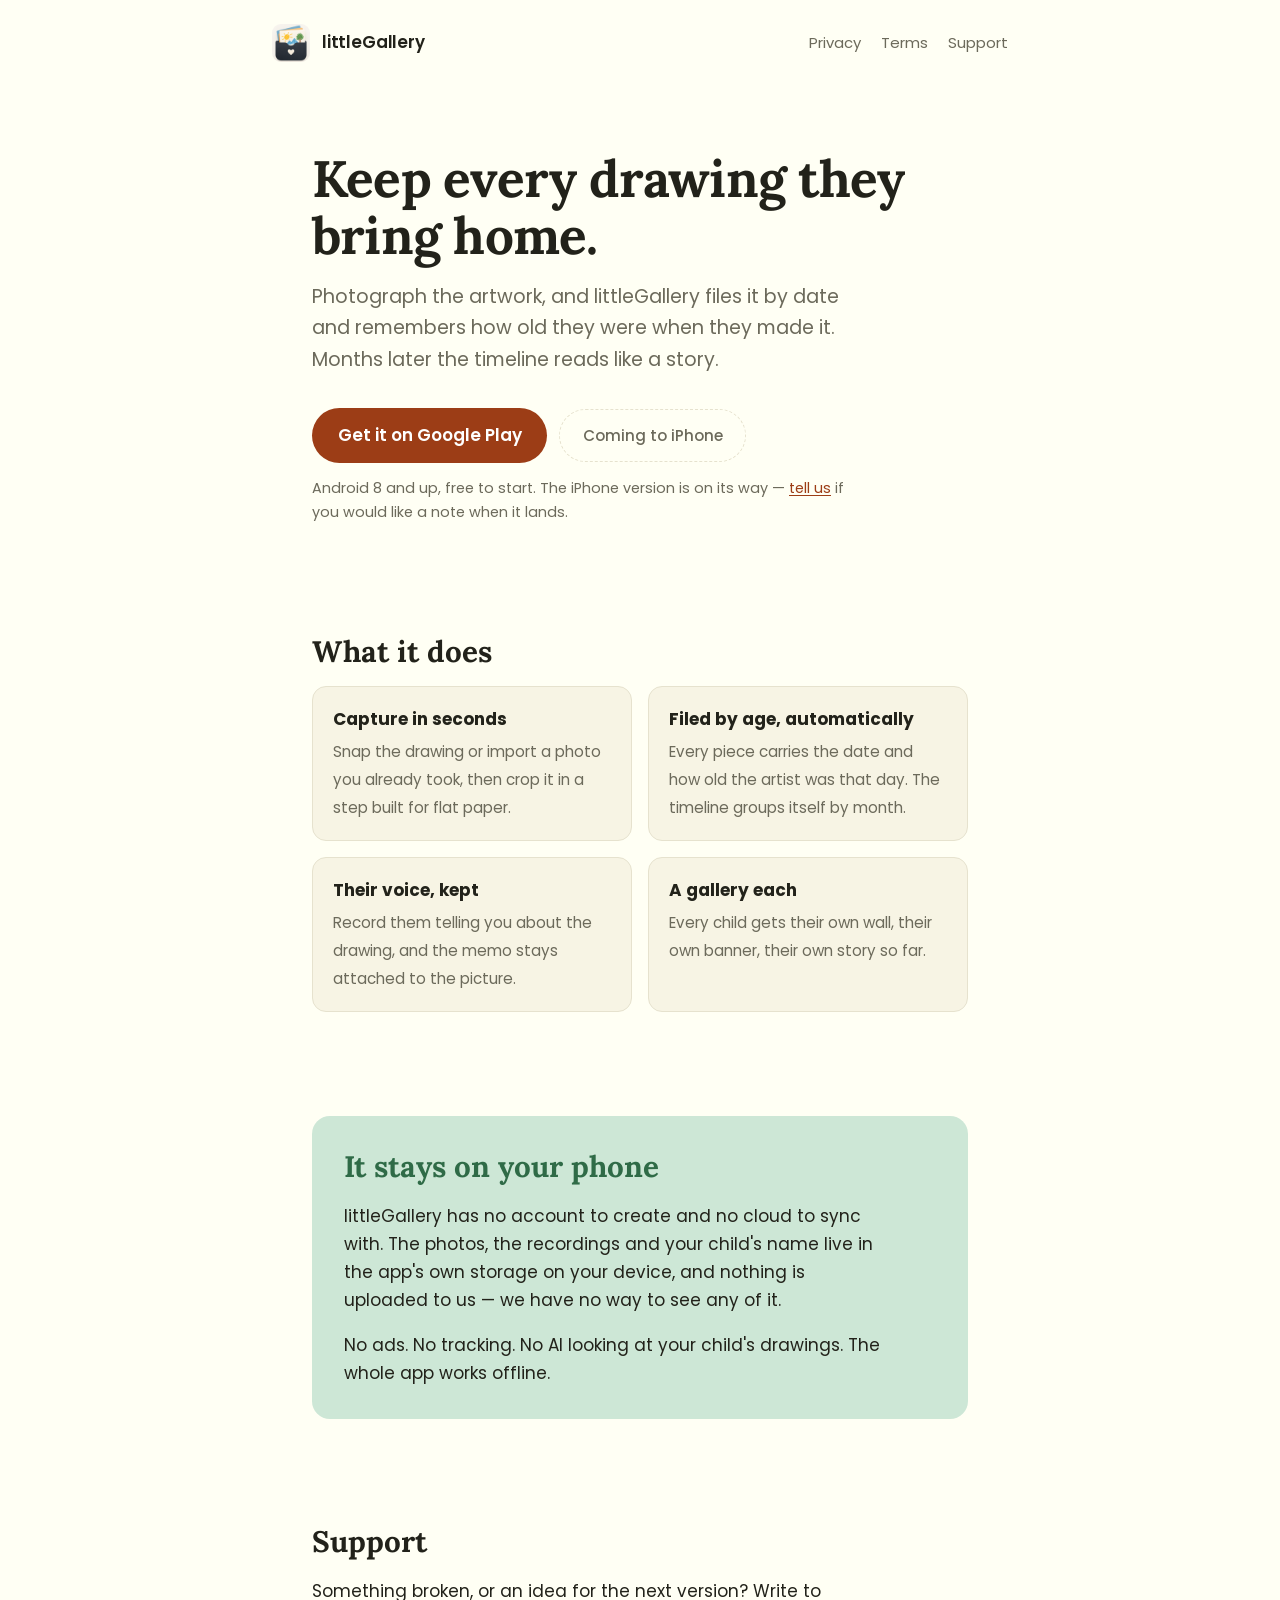
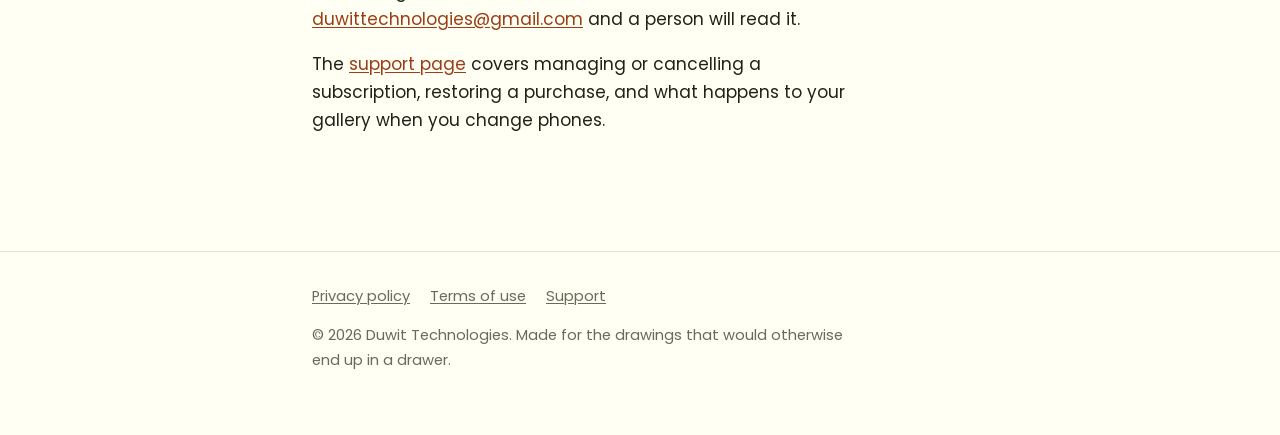
<file: index.html>
<!doctype html>
<html lang="en">
<head>
<meta charset="utf-8">
<meta name="viewport" content="width=device-width, initial-scale=1, viewport-fit=cover">
<title>littleGallery — keep every drawing they bring home</title>
<meta name="description" content="Photograph your child's artwork, keep it organised by age, and never lose a piece again. Everything stays on your phone — no account, no cloud, no ads.">
<link rel="canonical" href="https://littlegallery.duwittech.dev/">
<meta property="og:title" content="littleGallery">
<meta property="og:description" content="Keep every drawing they bring home. Everything stays on your phone.">
<meta property="og:type" content="website">
<meta property="og:url" content="https://littlegallery.duwittech.dev/">
<meta property="og:image" content="https://littlegallery.duwittech.dev/assets/icon.png">
<link rel="icon" href="assets/icon.png">
<link rel="apple-touch-icon" href="assets/icon.png">
<link rel="preconnect" href="https://fonts.googleapis.com">
<link rel="preconnect" href="https://fonts.gstatic.com" crossorigin>
<link href="https://fonts.googleapis.com/css2?family=Lora:wght@500;600&family=Poppins:wght@400;500;600&display=swap" rel="stylesheet">
<link rel="stylesheet" href="assets/style.css">
</head>
<body>

<header class="site-head wrap">
  <img src="assets/icon.png" alt="">
  <strong>littleGallery</strong>
  <nav>
    <a href="/privacy">Privacy</a>
    <a href="/terms">Terms</a>
    <a href="/support">Support</a>
  </nav>
</header>

<main>
  <div class="wrap">

    <div class="hero">
      <h1>Keep every drawing they bring home.</h1>
      <p>
        Photograph the artwork, and littleGallery files it by date and
        remembers how old they were when they made it. Months later the
        timeline reads like a story.
      </p>
      <div class="stores">
        <a class="button" href="https://play.google.com/store/apps/details?id=com.duwittechnologies.littlegallery">Get it on Google Play</a>
        <span class="button-soon">Coming to iPhone</span>
      </div>
      <span class="button-note">
        Android 8 and up, free to start. The iPhone version is on its way —
        <a href="mailto:duwittechnologies@gmail.com?subject=littleGallery%20for%20iPhone">tell us</a>
        if you would like a note when it lands.
      </span>
    </div>

    <section>
      <h2>What it does</h2>
      <ul class="features">
        <li>
          <strong>Capture in seconds</strong>
          <span>Snap the drawing or import a photo you already took, then crop
          it in a step built for flat paper.</span>
        </li>
        <li>
          <strong>Filed by age, automatically</strong>
          <span>Every piece carries the date and how old the artist was that
          day. The timeline groups itself by month.</span>
        </li>
        <li>
          <strong>Their voice, kept</strong>
          <span>Record them telling you about the drawing, and the memo stays
          attached to the picture.</span>
        </li>
        <li>
          <strong>A gallery each</strong>
          <span>Every child gets their own wall, their own banner, their own
          story so far.</span>
        </li>
      </ul>
    </section>

    <section>
      <div class="pledge">
        <h2>It stays on your phone</h2>
        <p>
          littleGallery has no account to create and no cloud to sync with.
          The photos, the recordings and your child's name live in the app's
          own storage on your device, and nothing is uploaded to us — we have
          no way to see any of it.
        </p>
        <p>
          No ads. No tracking. No AI looking at your child's drawings. The
          whole app works offline.
        </p>
      </div>
    </section>

    <section id="support">
      <h2>Support</h2>
      <p>
        Something broken, or an idea for the next version? Write to
        <a href="mailto:duwittechnologies@gmail.com">duwittechnologies@gmail.com</a>
        and a person will read it.
      </p>
      <p>
        The <a href="/support">support page</a> covers managing or cancelling a
        subscription, restoring a purchase, and what happens to your gallery
        when you change phones.
      </p>
    </section>

  </div>
</main>

<footer>
  <div class="wrap">
    <nav>
      <a href="/privacy">Privacy policy</a>
      <a href="/terms">Terms of use</a>
      <a href="/support">Support</a>
    </nav>
    <p>© 2026 Duwit Technologies. Made for the drawings that would otherwise
    end up in a drawer.</p>
  </div>
</footer>

</body>
</html>
</file>
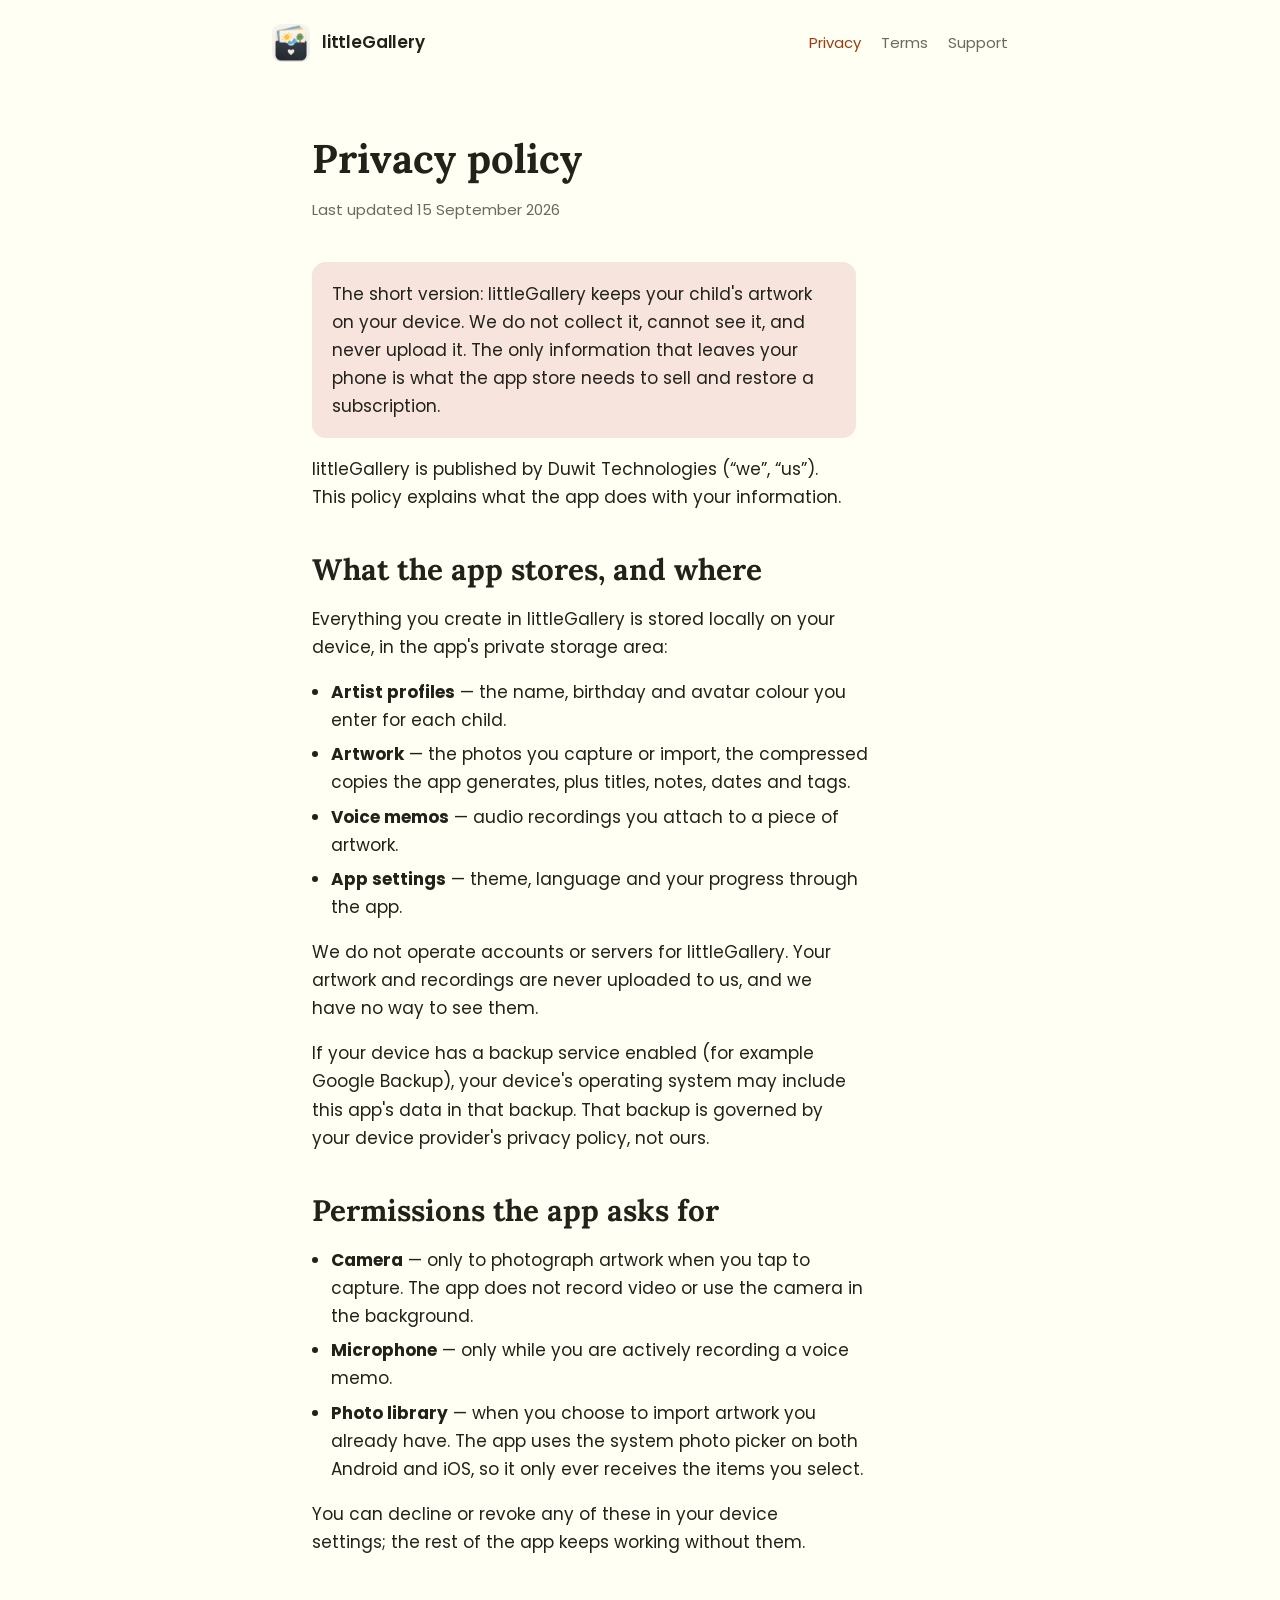
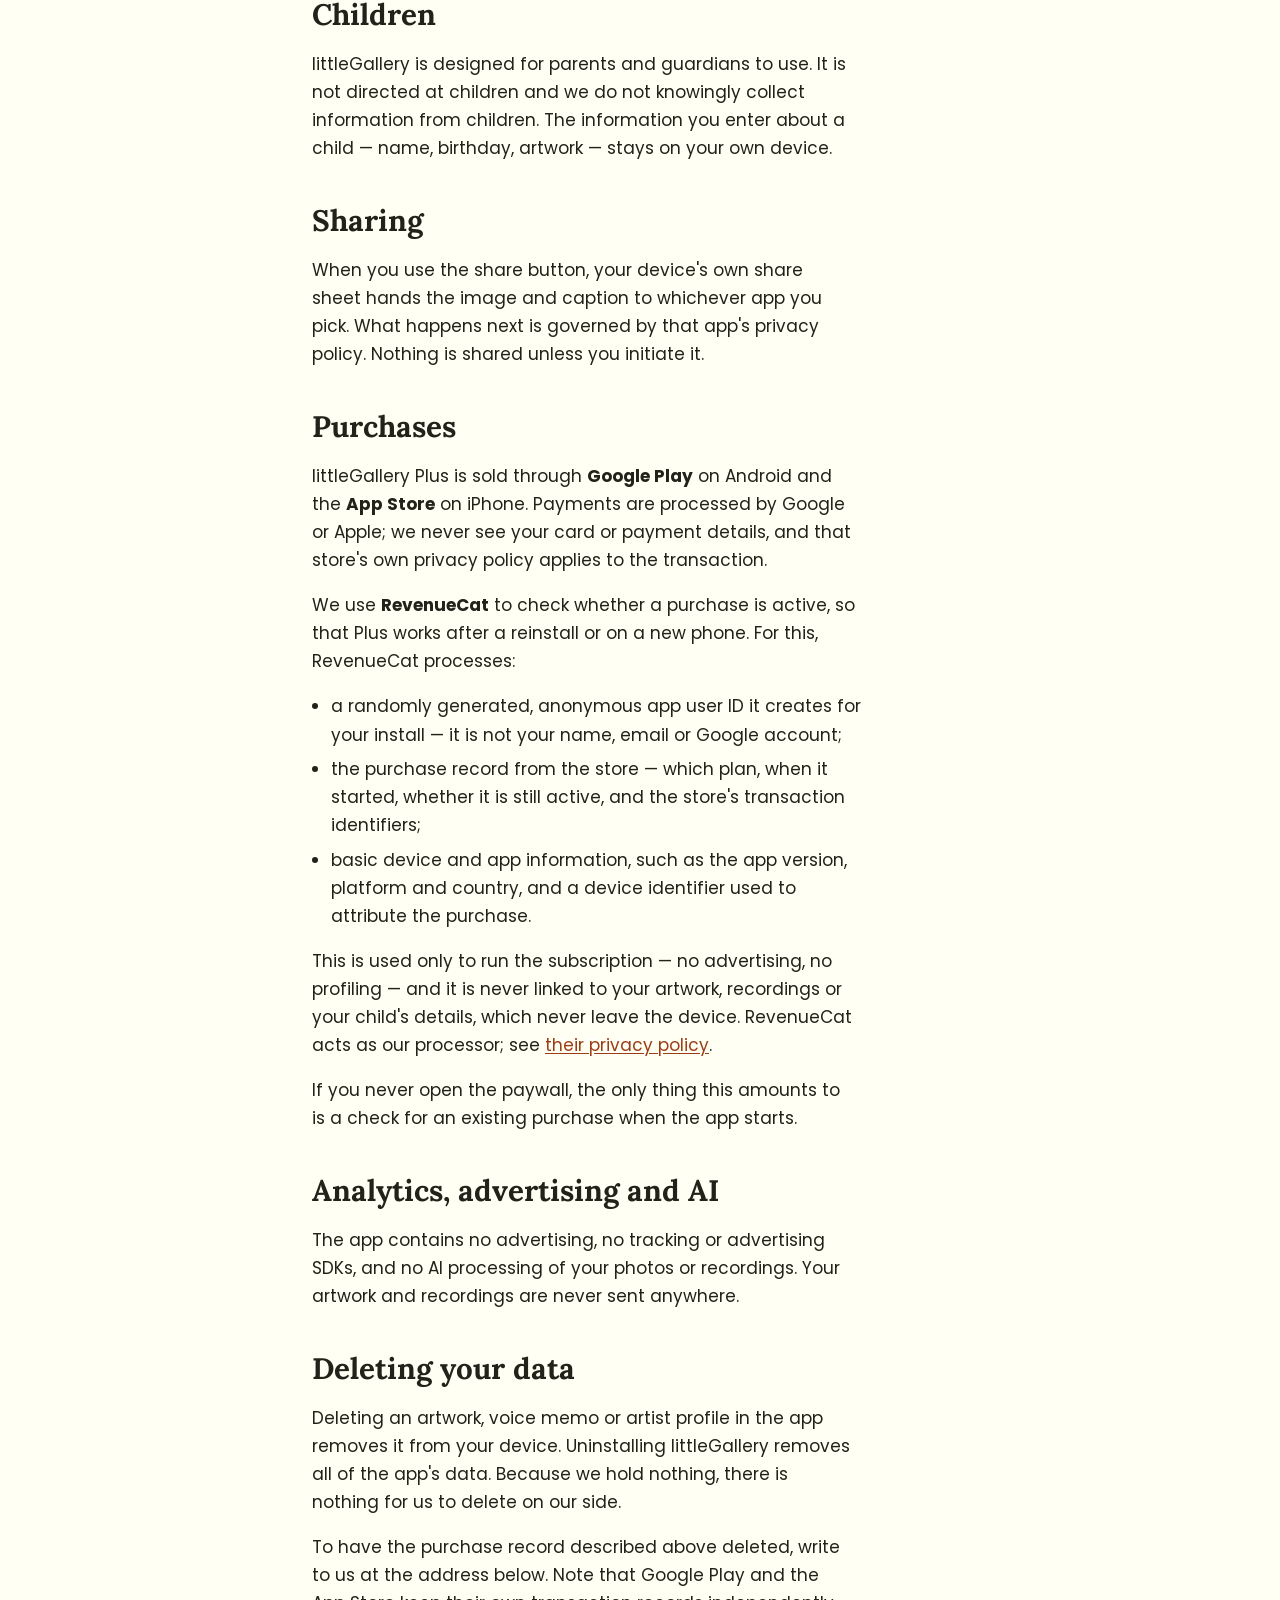
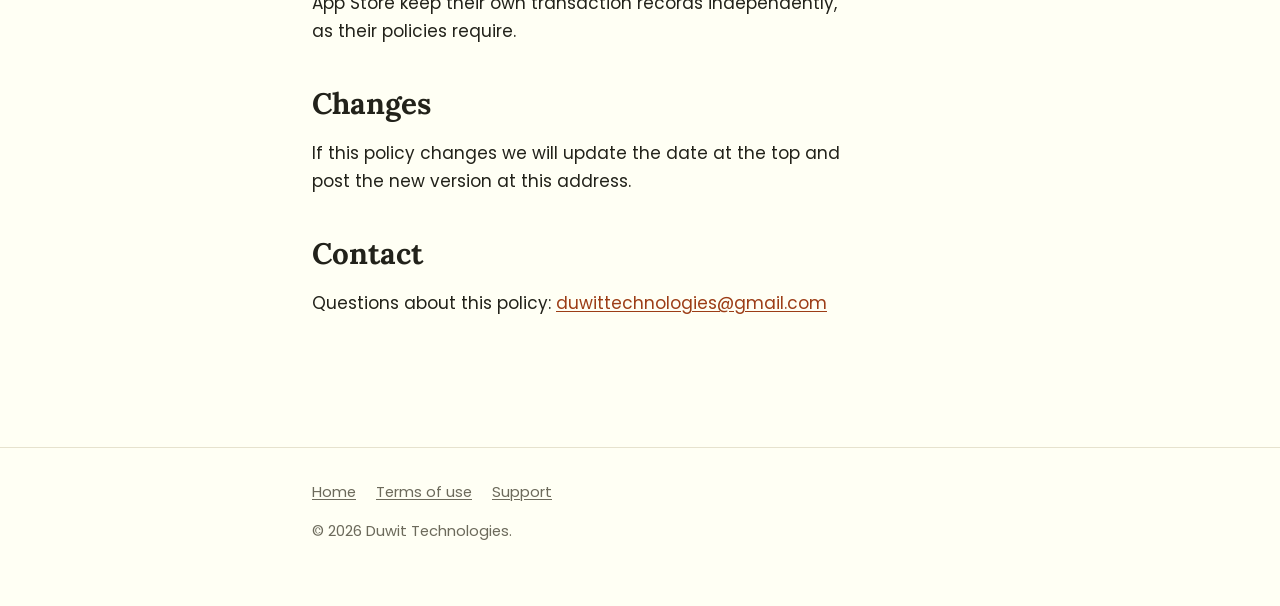
<file: privacy.html>
<!doctype html>
<html lang="en">
<head>
<meta charset="utf-8">
<meta name="viewport" content="width=device-width, initial-scale=1, viewport-fit=cover">
<title>Privacy policy — littleGallery</title>
<meta name="description" content="What littleGallery does with your information: everything stays on your device, and the only data that leaves it is what the app store and RevenueCat need to run a subscription.">
<link rel="canonical" href="https://littlegallery.duwittech.dev/privacy">
<link rel="icon" href="assets/icon.png">
<link rel="preconnect" href="https://fonts.googleapis.com">
<link rel="preconnect" href="https://fonts.gstatic.com" crossorigin>
<link href="https://fonts.googleapis.com/css2?family=Lora:wght@500;600&family=Poppins:wght@400;500;600&display=swap" rel="stylesheet">
<link rel="stylesheet" href="assets/style.css">
</head>
<body>

<header class="site-head wrap">
  <a href="/" style="display:flex;align-items:center;gap:.75rem;text-decoration:none;color:inherit">
    <img src="assets/icon.png" alt="">
    <strong>littleGallery</strong>
  </a>
  <nav>
    <a href="/privacy" aria-current="page">Privacy</a>
    <a href="/terms">Terms</a>
    <a href="/support">Support</a>
  </nav>
</header>

<main class="wrap legal">
  <h1>Privacy policy</h1>
  <p class="updated">Last updated 15 September 2026</p>

  <div class="callout">
    <p>
      The short version: littleGallery keeps your child's artwork on your
      device. We do not collect it, cannot see it, and never upload it. The
      only information that leaves your phone is what the app store needs to
      sell and restore a subscription.
    </p>
  </div>

  <p>
    littleGallery is published by Duwit Technologies (“we”, “us”). This policy
    explains what the app does with your information.
  </p>

  <h2>What the app stores, and where</h2>
  <p>
    Everything you create in littleGallery is stored locally on your device, in
    the app's private storage area:
  </p>
  <ul>
    <li><strong>Artist profiles</strong> — the name, birthday and avatar colour
      you enter for each child.</li>
    <li><strong>Artwork</strong> — the photos you capture or import, the
      compressed copies the app generates, plus titles, notes, dates and
      tags.</li>
    <li><strong>Voice memos</strong> — audio recordings you attach to a piece of
      artwork.</li>
    <li><strong>App settings</strong> — theme, language and your progress
      through the app.</li>
  </ul>
  <p>
    We do not operate accounts or servers for littleGallery. Your artwork and
    recordings are never uploaded to us, and we have no way to see them.
  </p>
  <p>
    If your device has a backup service enabled (for example Google Backup),
    your device's operating system may include this app's data in that backup.
    That backup is governed by your device provider's privacy policy, not ours.
  </p>

  <h2>Permissions the app asks for</h2>
  <ul>
    <li><strong>Camera</strong> — only to photograph artwork when you tap to
      capture. The app does not record video or use the camera in the
      background.</li>
    <li><strong>Microphone</strong> — only while you are actively recording a
      voice memo.</li>
    <li><strong>Photo library</strong> — when you choose to import artwork you
      already have. The app uses the system photo picker on both Android and
      iOS, so it only ever receives the items you select.</li>
  </ul>
  <p>
    You can decline or revoke any of these in your device settings; the rest of
    the app keeps working without them.
  </p>

  <h2>Children</h2>
  <p>
    littleGallery is designed for parents and guardians to use. It is not
    directed at children and we do not knowingly collect information from
    children. The information you enter about a child — name, birthday,
    artwork — stays on your own device.
  </p>

  <h2>Sharing</h2>
  <p>
    When you use the share button, your device's own share sheet hands the image
    and caption to whichever app you pick. What happens next is governed by that
    app's privacy policy. Nothing is shared unless you initiate it.
  </p>

  <h2>Purchases</h2>
  <p>
    littleGallery Plus is sold through <strong>Google Play</strong> on Android
    and the <strong>App Store</strong> on iPhone. Payments are processed by
    Google or Apple; we never see your card or payment details, and that store's
    own privacy policy applies to the transaction.
  </p>
  <p>
    We use <strong>RevenueCat</strong> to check whether a purchase is active, so
    that Plus works after a reinstall or on a new phone. For this, RevenueCat
    processes:
  </p>
  <ul>
    <li>a randomly generated, anonymous app user ID it creates for your install
      — it is not your name, email or Google account;</li>
    <li>the purchase record from the store — which plan, when it started,
      whether it is still active, and the store's transaction identifiers;</li>
    <li>basic device and app information, such as the app version, platform and
      country, and a device identifier used to attribute the purchase.</li>
  </ul>
  <p>
    This is used only to run the subscription — no advertising, no profiling —
    and it is never linked to your artwork, recordings or your child's details,
    which never leave the device. RevenueCat acts as our processor; see
    <a href="https://www.revenuecat.com/privacy">their privacy policy</a>.
  </p>
  <p>
    If you never open the paywall, the only thing this amounts to is a check for
    an existing purchase when the app starts.
  </p>

  <h2>Analytics, advertising and AI</h2>
  <p>
    The app contains no advertising, no tracking or advertising SDKs, and no AI
    processing of your photos or recordings. Your artwork and recordings are
    never sent anywhere.
  </p>

  <h2>Deleting your data</h2>
  <p>
    Deleting an artwork, voice memo or artist profile in the app removes it from
    your device. Uninstalling littleGallery removes all of the app's data.
    Because we hold nothing, there is nothing for us to delete on our side.
  </p>
  <p>
    To have the purchase record described above deleted, write to us at the
    address below. Note that Google Play and the App Store keep their own
    transaction records independently, as their policies require.
  </p>

  <h2>Changes</h2>
  <p>
    If this policy changes we will update the date at the top and post the new
    version at this address.
  </p>

  <h2>Contact</h2>
  <p>
    Questions about this policy:
    <a href="mailto:duwittechnologies@gmail.com">duwittechnologies@gmail.com</a>
  </p>
</main>

<footer>
  <div class="wrap">
    <nav>
      <a href="/">Home</a>
      <a href="/terms">Terms of use</a>
      <a href="/support">Support</a>
    </nav>
    <p>© 2026 Duwit Technologies.</p>
  </div>
</footer>

</body>
</html>
</file>
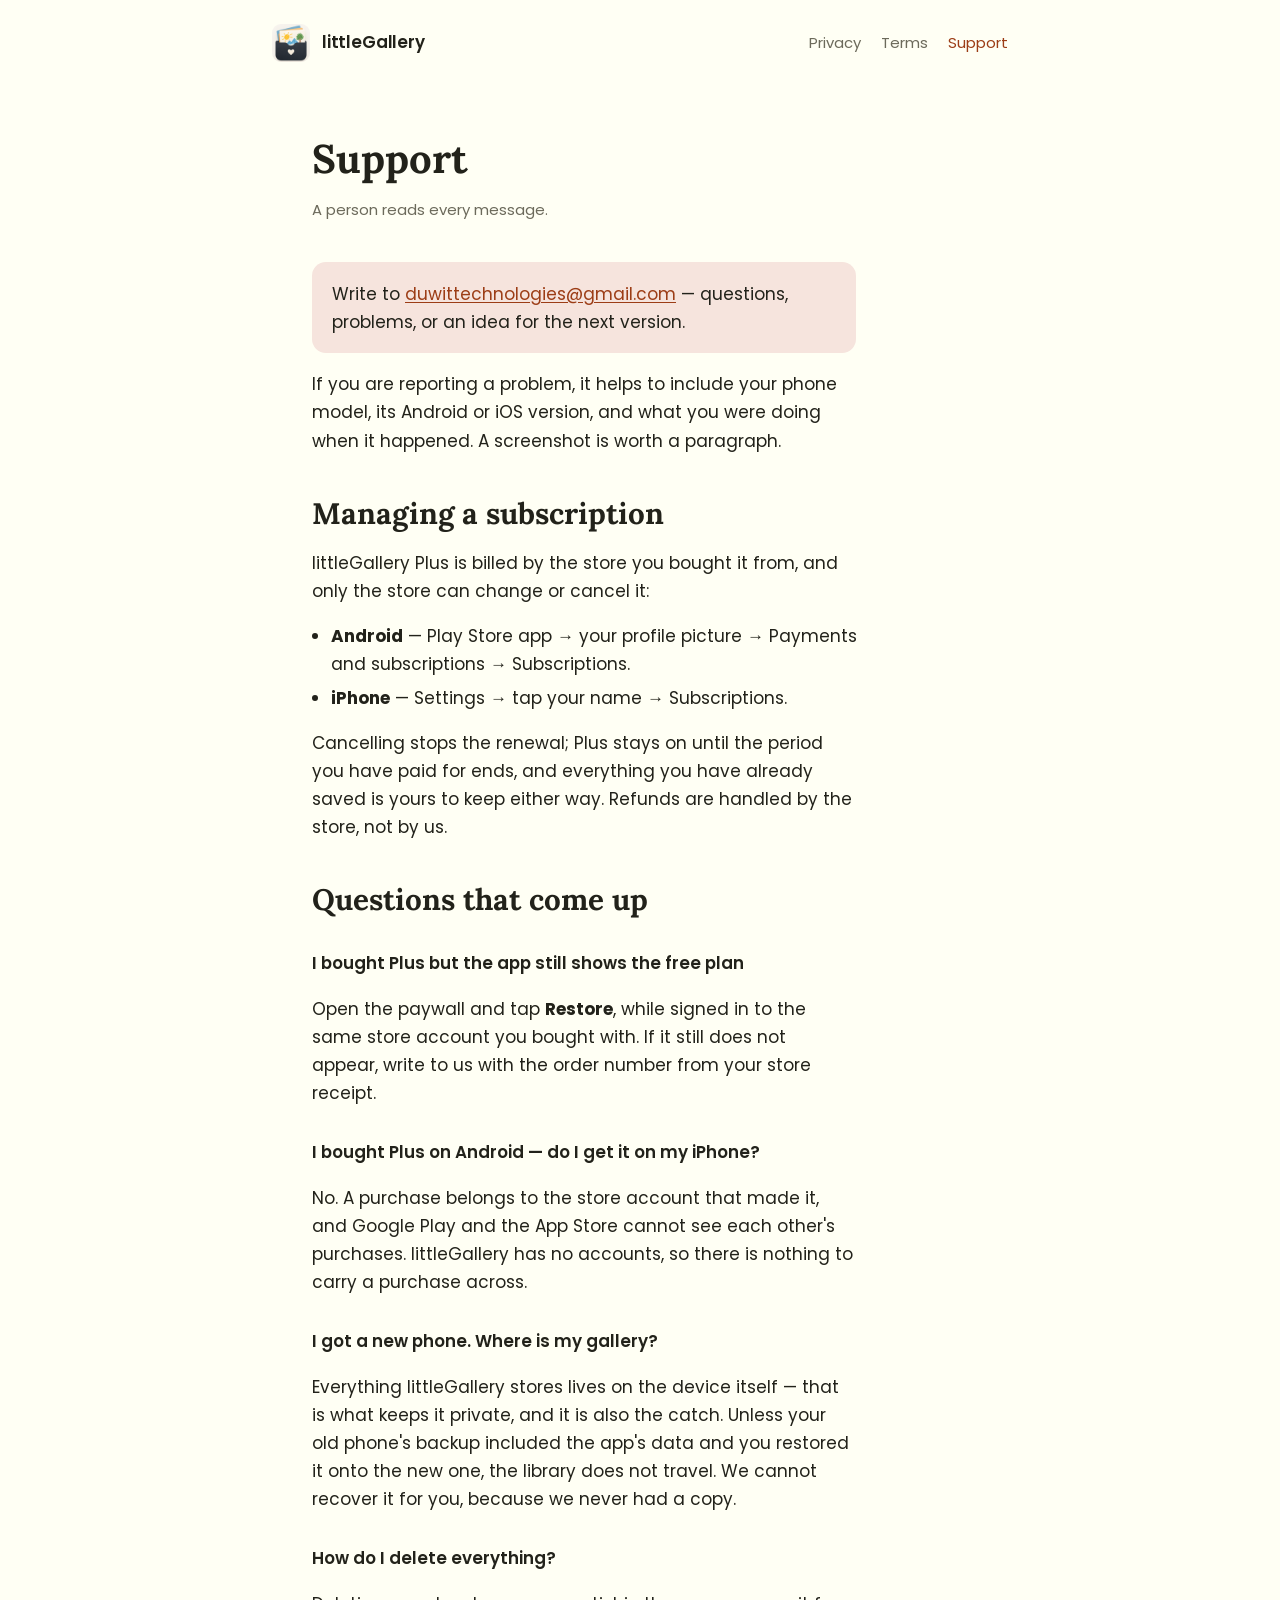
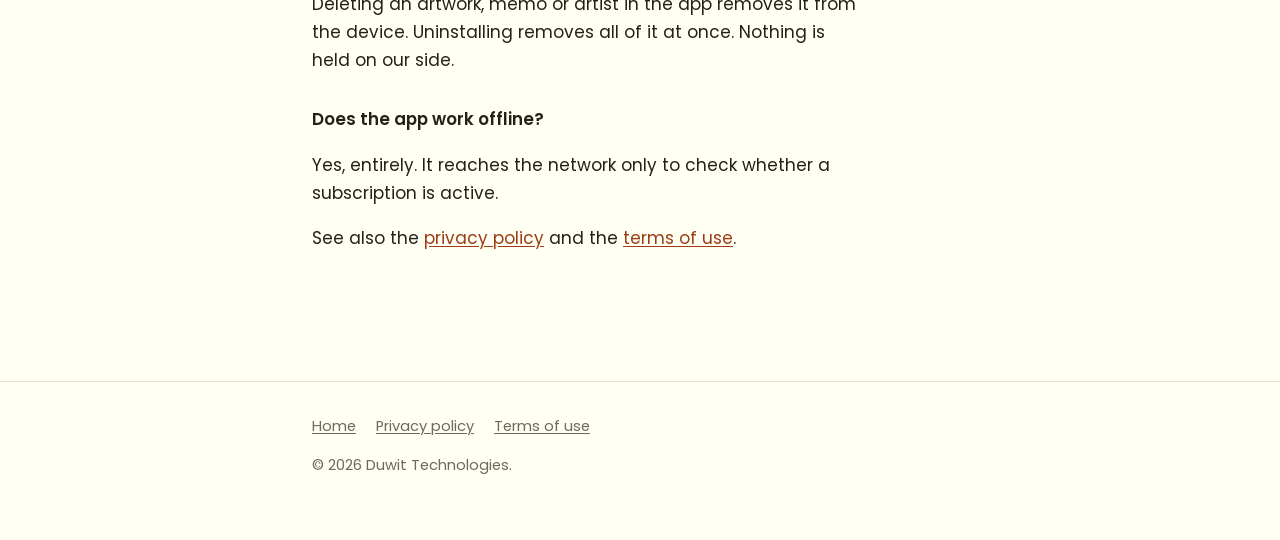
<file: support.html>
<!doctype html>
<html lang="en">
<head>
<meta charset="utf-8">
<meta name="viewport" content="width=device-width, initial-scale=1, viewport-fit=cover">
<title>Support — littleGallery</title>
<meta name="description" content="Help with littleGallery: how to reach a person, how to manage or cancel a subscription, and answers to the questions that come up most.">
<link rel="canonical" href="https://littlegallery.duwittech.dev/support">
<link rel="icon" href="assets/icon.png">
<link rel="preconnect" href="https://fonts.googleapis.com">
<link rel="preconnect" href="https://fonts.gstatic.com" crossorigin>
<link href="https://fonts.googleapis.com/css2?family=Lora:wght@500;600&family=Poppins:wght@400;500;600&display=swap" rel="stylesheet">
<link rel="stylesheet" href="assets/style.css">
</head>
<body>

<header class="site-head wrap">
  <a href="/" style="display:flex;align-items:center;gap:.75rem;text-decoration:none;color:inherit">
    <img src="assets/icon.png" alt="">
    <strong>littleGallery</strong>
  </a>
  <nav>
    <a href="/privacy">Privacy</a>
    <a href="/terms">Terms</a>
    <a href="/support" aria-current="page">Support</a>
  </nav>
</header>

<main class="wrap legal">
  <h1>Support</h1>
  <p class="updated">A person reads every message.</p>

  <div class="callout">
    <p>
      Write to
      <a href="mailto:duwittechnologies@gmail.com">duwittechnologies@gmail.com</a>
      — questions, problems, or an idea for the next version.
    </p>
  </div>

  <p>
    If you are reporting a problem, it helps to include your phone model, its
    Android or iOS version, and what you were doing when it happened. A
    screenshot is worth a paragraph.
  </p>

  <h2>Managing a subscription</h2>
  <p>
    littleGallery Plus is billed by the store you bought it from, and only the
    store can change or cancel it:
  </p>
  <ul>
    <li><strong>Android</strong> — Play Store app → your profile picture →
      Payments and subscriptions → Subscriptions.</li>
    <li><strong>iPhone</strong> — Settings → tap your name → Subscriptions.</li>
  </ul>
  <p>
    Cancelling stops the renewal; Plus stays on until the period you have paid
    for ends, and everything you have already saved is yours to keep either
    way. Refunds are handled by the store, not by us.
  </p>

  <h2>Questions that come up</h2>

  <h3>I bought Plus but the app still shows the free plan</h3>
  <p>
    Open the paywall and tap <strong>Restore</strong>, while signed in to the
    same store account you bought with. If it still does not appear, write to
    us with the order number from your store receipt.
  </p>

  <h3>I bought Plus on Android — do I get it on my iPhone?</h3>
  <p>
    No. A purchase belongs to the store account that made it, and Google Play
    and the App Store cannot see each other's purchases. littleGallery has no
    accounts, so there is nothing to carry a purchase across.
  </p>

  <h3>I got a new phone. Where is my gallery?</h3>
  <p>
    Everything littleGallery stores lives on the device itself — that is what
    keeps it private, and it is also the catch. Unless your old phone's backup
    included the app's data and you restored it onto the new one, the library
    does not travel. We cannot recover it for you, because we never had a copy.
  </p>

  <h3>How do I delete everything?</h3>
  <p>
    Deleting an artwork, memo or artist in the app removes it from the device.
    Uninstalling removes all of it at once. Nothing is held on our side.
  </p>

  <h3>Does the app work offline?</h3>
  <p>
    Yes, entirely. It reaches the network only to check whether a subscription
    is active.
  </p>

  <p>
    See also the <a href="/privacy">privacy policy</a> and the
    <a href="/terms">terms of use</a>.
  </p>
</main>

<footer>
  <div class="wrap">
    <nav>
      <a href="/">Home</a>
      <a href="/privacy">Privacy policy</a>
      <a href="/terms">Terms of use</a>
    </nav>
    <p>© 2026 Duwit Technologies.</p>
  </div>
</footer>

</body>
</html>
</file>
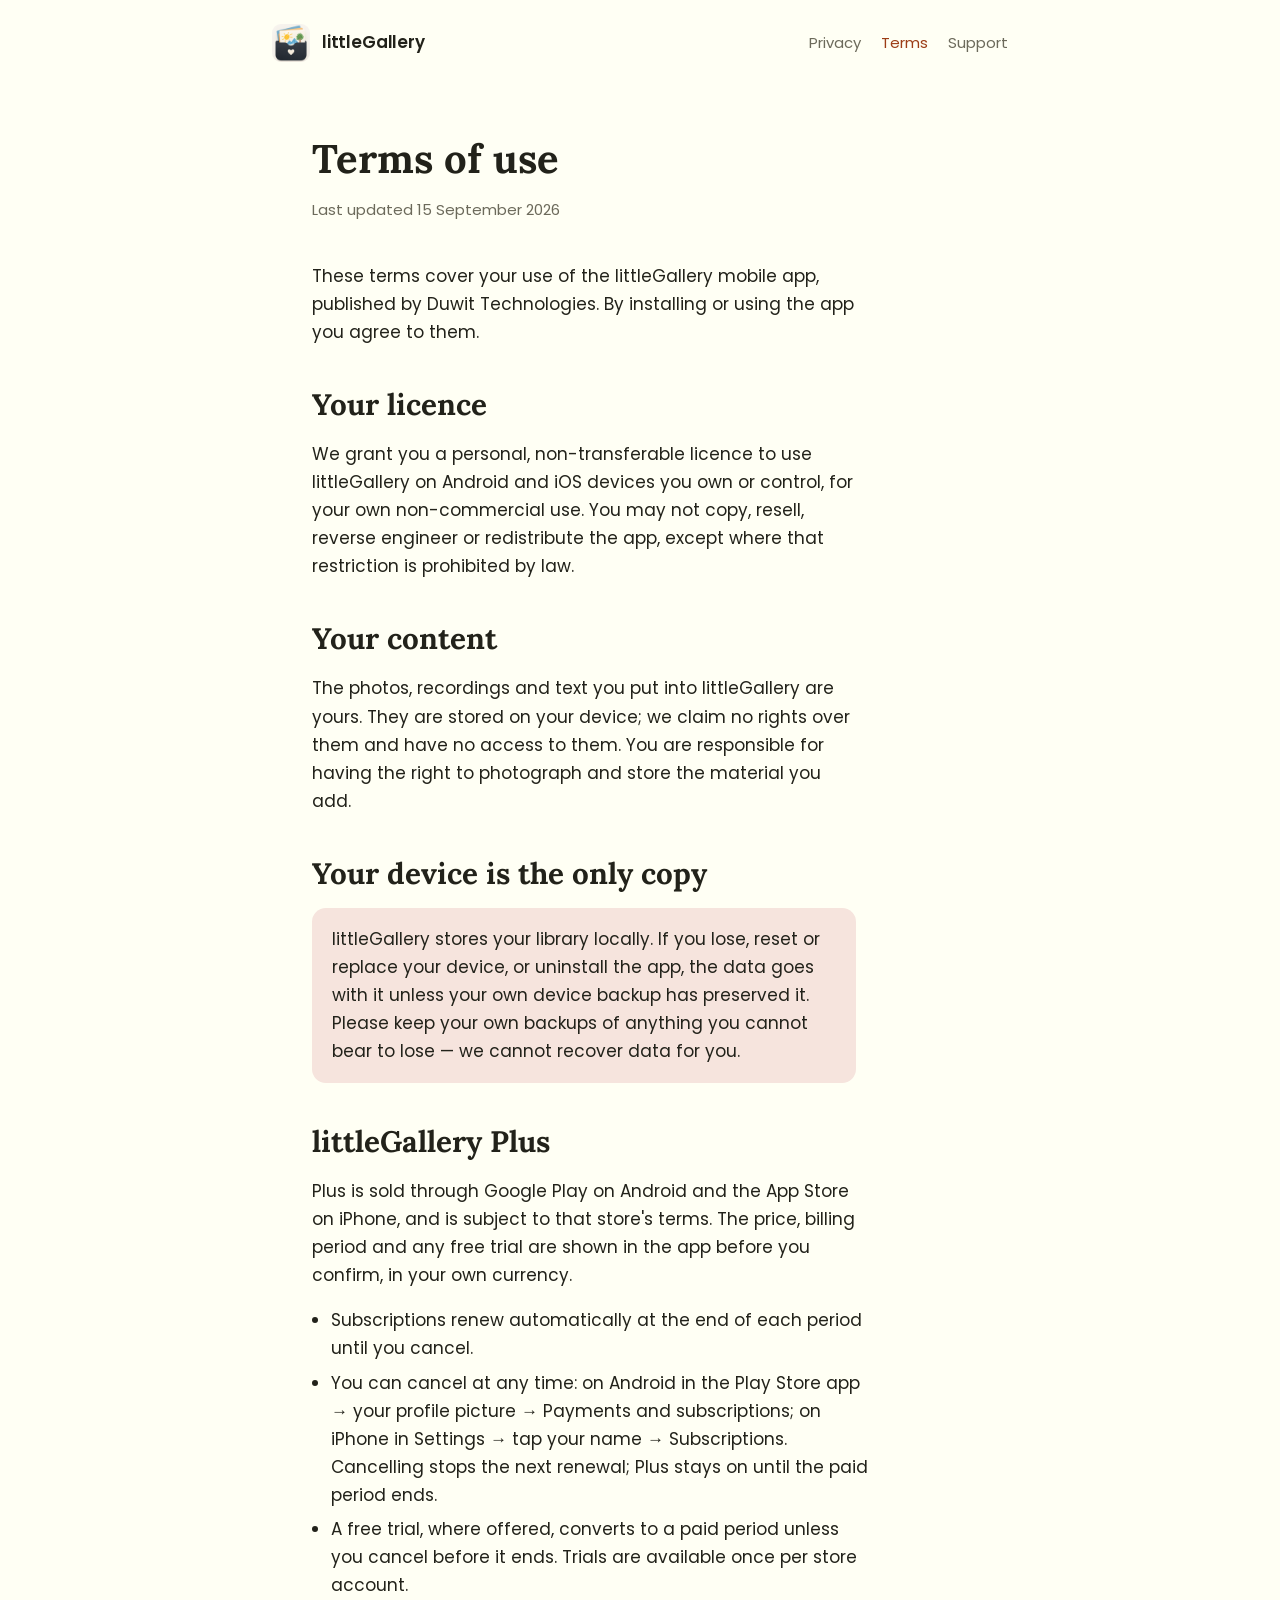
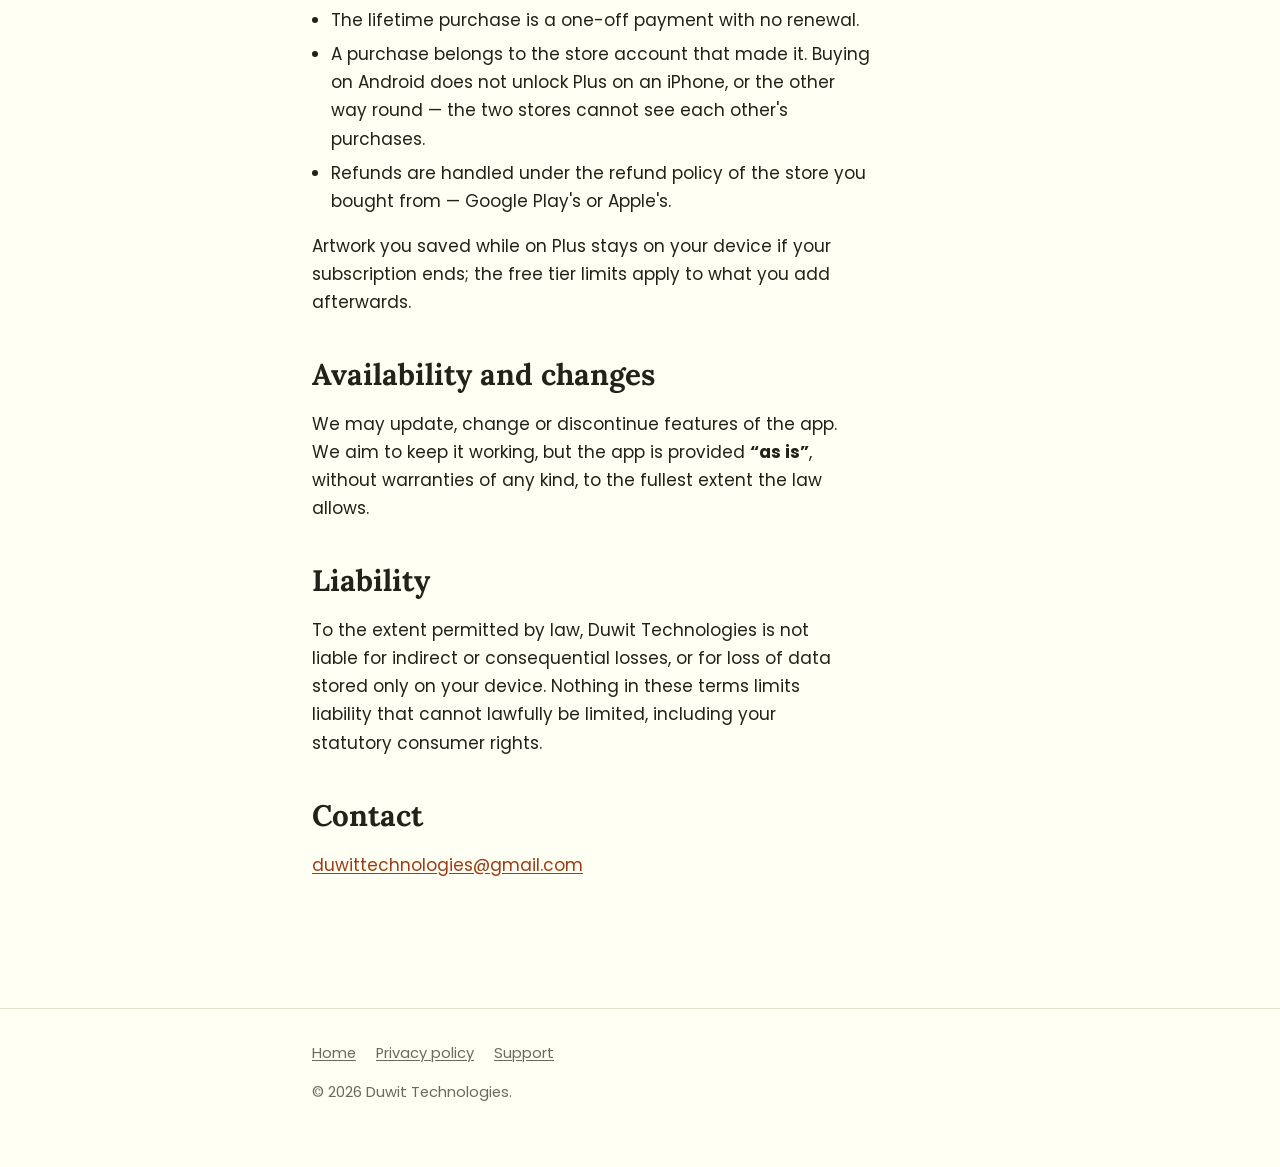
<file: terms.html>
<!doctype html>
<html lang="en">
<head>
<meta charset="utf-8">
<meta name="viewport" content="width=device-width, initial-scale=1, viewport-fit=cover">
<title>Terms of use — littleGallery</title>
<meta name="description" content="The terms that cover your use of littleGallery: your content is yours, your device is the only copy, and subscriptions are billed by Google Play or the App Store.">
<link rel="canonical" href="https://littlegallery.duwittech.dev/terms">
<link rel="icon" href="assets/icon.png">
<link rel="preconnect" href="https://fonts.googleapis.com">
<link rel="preconnect" href="https://fonts.gstatic.com" crossorigin>
<link href="https://fonts.googleapis.com/css2?family=Lora:wght@500;600&family=Poppins:wght@400;500;600&display=swap" rel="stylesheet">
<link rel="stylesheet" href="assets/style.css">
</head>
<body>

<header class="site-head wrap">
  <a href="/" style="display:flex;align-items:center;gap:.75rem;text-decoration:none;color:inherit">
    <img src="assets/icon.png" alt="">
    <strong>littleGallery</strong>
  </a>
  <nav>
    <a href="/privacy">Privacy</a>
    <a href="/terms" aria-current="page">Terms</a>
    <a href="/support">Support</a>
  </nav>
</header>

<main class="wrap legal">
  <h1>Terms of use</h1>
  <p class="updated">Last updated 15 September 2026</p>

  <p>
    These terms cover your use of the littleGallery mobile app, published by
    Duwit Technologies. By installing or using the app you agree to them.
  </p>

  <h2>Your licence</h2>
  <p>
    We grant you a personal, non-transferable licence to use littleGallery on
    Android and iOS devices you own or control, for your own non-commercial
    use. You may not copy, resell, reverse engineer or redistribute the app,
    except where that restriction is prohibited by law.
  </p>

  <h2>Your content</h2>
  <p>
    The photos, recordings and text you put into littleGallery are yours. They
    are stored on your device; we claim no rights over them and have no access
    to them. You are responsible for having the right to photograph and store
    the material you add.
  </p>

  <h2>Your device is the only copy</h2>
  <div class="callout">
    <p>
      littleGallery stores your library locally. If you lose, reset or replace
      your device, or uninstall the app, the data goes with it unless your own
      device backup has preserved it. Please keep your own backups of anything
      you cannot bear to lose — we cannot recover data for you.
    </p>
  </div>

  <h2>littleGallery Plus</h2>
  <p>
    Plus is sold through Google Play on Android and the App Store on iPhone,
    and is subject to that store's terms. The price, billing period and any free
    trial are shown in the app before you confirm, in your own currency.
  </p>
  <ul>
    <li>Subscriptions renew automatically at the end of each period until you
      cancel.</li>
    <li>You can cancel at any time: on Android in the Play Store app → your
      profile picture → Payments and subscriptions; on iPhone in Settings → tap
      your name → Subscriptions. Cancelling stops the next renewal; Plus stays
      on until the paid period ends.</li>
    <li>A free trial, where offered, converts to a paid period unless you
      cancel before it ends. Trials are available once per store account.</li>
    <li>The lifetime purchase is a one-off payment with no renewal.</li>
    <li>A purchase belongs to the store account that made it. Buying on Android
      does not unlock Plus on an iPhone, or the other way round — the two stores
      cannot see each other's purchases.</li>
    <li>Refunds are handled under the refund policy of the store you bought
      from — Google Play's or Apple's.</li>
  </ul>
  <p>
    Artwork you saved while on Plus stays on your device if your subscription
    ends; the free tier limits apply to what you add afterwards.
  </p>

  <h2>Availability and changes</h2>
  <p>
    We may update, change or discontinue features of the app. We aim to keep it
    working, but the app is provided <strong>“as is”</strong>, without
    warranties of any kind, to the fullest extent the law allows.
  </p>

  <h2>Liability</h2>
  <p>
    To the extent permitted by law, Duwit Technologies is not liable for
    indirect or consequential losses, or for loss of data stored only on your
    device. Nothing in these terms limits liability that cannot lawfully be
    limited, including your statutory consumer rights.
  </p>

  <h2>Contact</h2>
  <p><a href="mailto:duwittechnologies@gmail.com">duwittechnologies@gmail.com</a></p>
</main>

<footer>
  <div class="wrap">
    <nav>
      <a href="/">Home</a>
      <a href="/privacy">Privacy policy</a>
      <a href="/support">Support</a>
    </nav>
    <p>© 2026 Duwit Technologies.</p>
  </div>
</footer>

</body>
</html>
</file>
<file: assets/style.css>
/* littleGallery — the app's own palette (lib/core/theme/app_palette.dart):
   ivory paper, warm ink, terracotta for anything that acts. */
:root {
  --canvas: #fffff4;
  --surface: #f7f4e4;
  --raised: #ffffff;
  --terracotta: #9c3d16;
  --terracotta-soft: #f6e4dd;
  --sage: #cde7d6;
  --sage-deep: #2f6b47;
  --ink: #22221a;
  --ink-muted: #6c6a5b;
  --hairline: #e6e2ce;
  --measure: 34rem;
  color-scheme: light;
}

*, *::before, *::after { box-sizing: border-box; }

body {
  margin: 0;
  background: var(--canvas);
  color: var(--ink);
  font-family: 'Poppins', -apple-system, BlinkMacSystemFont, 'Segoe UI', Roboto,
    sans-serif;
  font-size: 17px;
  line-height: 1.65;
  -webkit-text-size-adjust: 100%;
}

img { max-width: 100%; height: auto; }

a { color: var(--terracotta); text-underline-offset: 2px; }
a:hover { text-decoration-thickness: 2px; }

/* Focus that is visible on ivory without shouting. */
a:focus-visible, .button:focus-visible {
  outline: 2px solid var(--terracotta);
  outline-offset: 3px;
  border-radius: 4px;
}

.wrap {
  max-width: 46rem;
  margin: 0 auto;
  padding: 0 clamp(1.25rem, 5vw, 2.5rem);
}

/* ---- Header ---------------------------------------------------------- */

.site-head {
  display: flex;
  align-items: center;
  gap: 0.75rem;
  padding: 1.5rem 0 0;
}

.site-head img { width: 38px; height: 38px; border-radius: 9px; }

.site-head strong { font-size: 1.05rem; font-weight: 600; letter-spacing: -0.01em; }

.site-head nav {
  margin-left: auto;
  display: flex;
  gap: 1.25rem;
  font-size: 0.93rem;
}

.site-head nav a { color: var(--ink-muted); text-decoration: none; }
.site-head nav a:hover, .site-head nav a[aria-current='page'] {
  color: var(--terracotta);
}

/* ---- Hero ------------------------------------------------------------ */

.hero { padding: clamp(3rem, 9vw, 5.5rem) 0 clamp(2rem, 6vw, 3.5rem); }

.hero h1 {
  font-family: 'Lora', Georgia, 'Times New Roman', serif;
  font-size: clamp(2.1rem, 6.5vw, 3.2rem);
  line-height: 1.12;
  letter-spacing: -0.015em;
  margin: 0 0 1rem;
  max-width: 18ch;
}

.hero p {
  font-size: clamp(1.05rem, 2.6vw, 1.2rem);
  color: var(--ink-muted);
  max-width: var(--measure);
  margin: 0 0 2rem;
}

.button {
  display: inline-block;
  background: var(--terracotta);
  color: #fff;
  text-decoration: none;
  font-weight: 600;
  padding: 0.85rem 1.6rem;
  border-radius: 999px;
}

.button:hover { background: #82320f; }

/* The two stores sit side by side; iPhone is not buyable yet, so it reads as
   a label rather than a button that would go nowhere. */
.stores { display: flex; flex-wrap: wrap; align-items: center; gap: 0.75rem; }

.button-soon {
  display: inline-block;
  border: 1px dashed var(--hairline);
  color: var(--ink-muted);
  font-weight: 500;
  font-size: 0.95rem;
  padding: 0.8rem 1.4rem;
  border-radius: 999px;
}

.button-note {
  display: block;
  margin-top: 0.9rem;
  max-width: var(--measure);
  font-size: 0.9rem;
  color: var(--ink-muted);
}

/* ---- Content sections ------------------------------------------------ */

section { padding-block: clamp(2rem, 6vw, 3.25rem); }

h2 {
  font-family: 'Lora', Georgia, serif;
  font-size: clamp(1.4rem, 3.6vw, 1.85rem);
  line-height: 1.25;
  margin: 0 0 1rem;
}

h3 { font-size: 1.05rem; font-weight: 600; margin: 2rem 0 0.5rem; }

p, li { max-width: var(--measure); }

.features {
  list-style: none;
  padding: 0;
  margin: 0;
  display: grid;
  gap: 1rem;
  grid-template-columns: repeat(auto-fit, minmax(15rem, 1fr));
}

.features li {
  background: var(--surface);
  border: 1px solid var(--hairline);
  border-radius: 14px;
  padding: 1.15rem 1.25rem;
  max-width: none;
}

.features strong { display: block; margin-bottom: 0.25rem; }
.features span { color: var(--ink-muted); font-size: 0.95rem; }

/* The promise that matters most on this app, so it gets the sage card. */
.pledge {
  background: var(--sage);
  border-radius: 18px;
  padding: clamp(1.4rem, 4vw, 2rem);
}

.pledge h2 { color: var(--sage-deep); margin-bottom: 0.5rem; }
.pledge p:last-child { margin-bottom: 0; }

/* ---- Legal pages ----------------------------------------------------- */

.legal { padding-block: clamp(2.5rem, 7vw, 4rem); }

.legal h1 {
  font-family: 'Lora', Georgia, serif;
  font-size: clamp(1.9rem, 5vw, 2.5rem);
  margin: 0 0 0.35rem;
}

.updated { color: var(--ink-muted); font-size: 0.93rem; margin: 0 0 2.5rem; }

.legal h2 { margin-top: 2.5rem; }

.legal ul { padding-left: 1.2rem; }
.legal li { margin-bottom: 0.4rem; }

.callout {
  background: var(--terracotta-soft);
  border-radius: 14px;
  padding: 1.1rem 1.25rem;
  max-width: var(--measure);
}

.callout p { margin: 0; }

hr { border: 0; border-top: 1px solid var(--hairline); margin: 3rem 0; }

/* ---- Footer ---------------------------------------------------------- */

footer {
  border-top: 1px solid var(--hairline);
  margin-top: 3rem;
  padding: 2rem 0 3rem;
  font-size: 0.92rem;
  color: var(--ink-muted);
}

footer nav { display: flex; flex-wrap: wrap; gap: 1.25rem; margin-bottom: 0.75rem; }
footer a { color: var(--ink-muted); }

@media (prefers-reduced-motion: no-preference) {
  html { scroll-behavior: smooth; }
}
</file>
